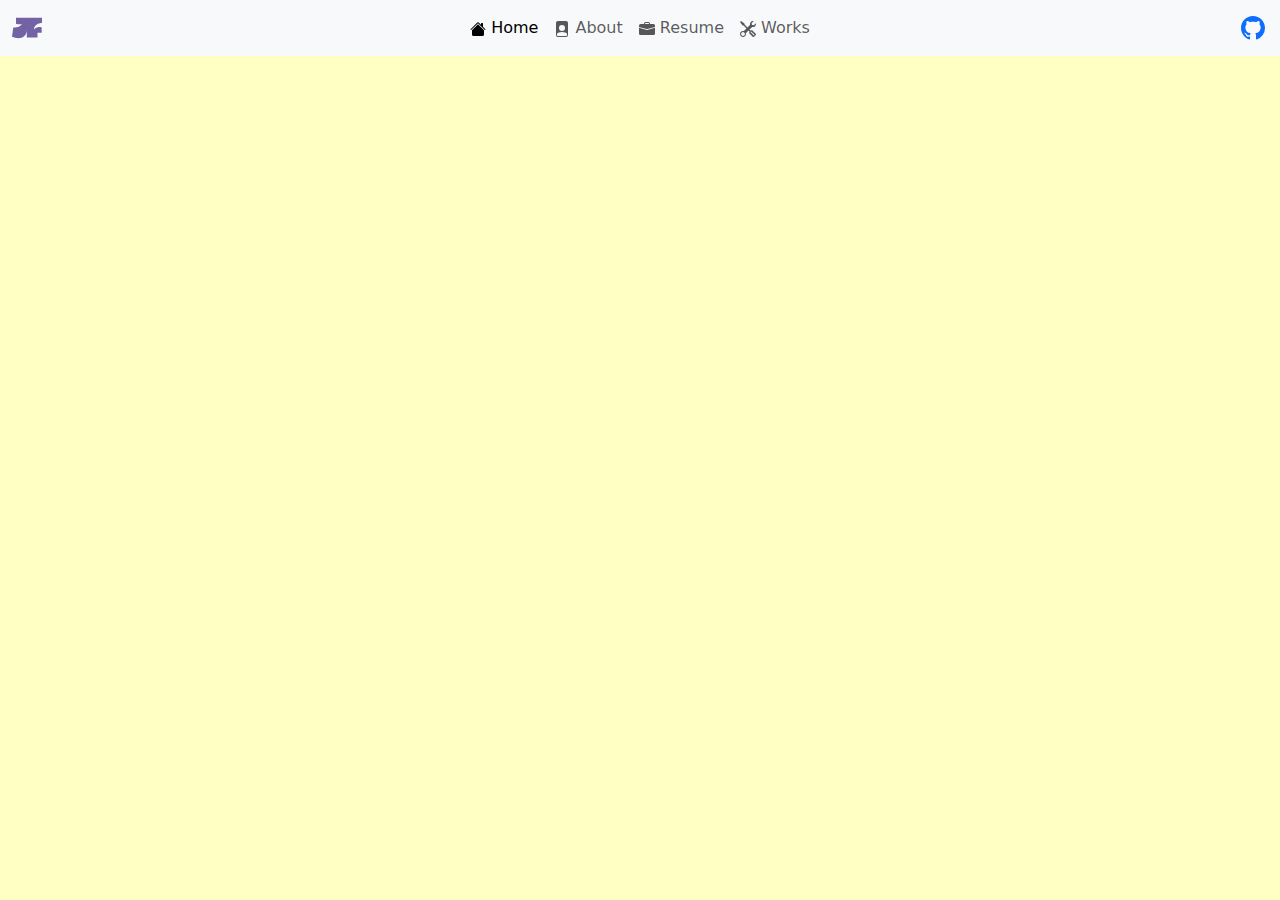
<file: index.html>
<!DOCTYPE html>
<html lang="en">
<head>
    <meta charset="UTF-8">
    <meta name="viewport" content="width=device-width, initial-scale=1.0">
    <title>Home - JF</title>
    <!-- Stylesheet -->
    <link rel="stylesheet" href="styles.css">
    <!-- Google Fonts -->
    <link rel="preconnect" href="https://fonts.googleapis.com">
    <link rel="preconnect" href="https://fonts.gstatic.com" crossorigin>
    <link href="https://fonts.googleapis.com/css2?family=Afacad+Flux:wght@100..1000&family=Funnel+Display:wght@300..800&family=Funnel+Sans:ital,wght@0,300..800;1,300..800&display=swap" rel="stylesheet">
    <!-- Bootstrap -->
    <link href="https://cdn.jsdelivr.net/npm/bootstrap@5.3.3/dist/css/bootstrap.min.css" rel="stylesheet" integrity="sha384-QWTKZyjpPEjISv5WaRU9OFeRpok6YctnYmDr5pNlyT2bRjXh0JMhjY6hW+ALEwIH" crossorigin="anonymous">
    <link href="https://cdn.jsdelivr.net/npm/bootstrap-icons/font/bootstrap-icons.css" rel="stylesheet">
    <!-- Favicon -->
    <link rel="icon" type="image/png" href="/favicon-96x96.png" sizes="96x96" />
    <link rel="icon" type="image/svg+xml" href="/favicon.svg" />
    <link rel="shortcut icon" href="/favicon.ico" />
    <link rel="apple-touch-icon" sizes="180x180" href="/apple-touch-icon.png" />
    <meta name="apple-mobile-web-app-title" content="JF Portfolio" />
    <link rel="manifest" href="/site.webmanifest" />
</head>
<body>
    <!-- Bootstrap JS script -->
    <script src="https://cdn.jsdelivr.net/npm/bootstrap@5.3.3/dist/js/bootstrap.bundle.min.js" integrity="sha384-YvpcrYf0tY3lHB60NNkmXc5s9fDVZLESaAA55NDzOxhy9GkcIdslK1eN7N6jIeHz" crossorigin="anonymous"></script>
    <!-- NavBar -->
    <header>
        <nav class="navbar navbar-expand-lg bg-body-tertiary" id="navbar">
            <div class="container-fluid">
                <a class="navbar-brand me-auto">
                    <svg id="b" data-name="Layer 2" xmlns="http://www.w3.org/2000/svg" width="30" height="24" viewBox="0 0 156.524 106.603">
                        <g id="c" data-name="Layer 2">
                          <path d="m135.779,31.353c6.533-3.076,13.564-4.678,20.745-5.611V.065h-78.981v-.065H20.839v31.217c10.212,3.44,21.401,4.005,31.876,1.452-9.608,14.529-28.779,20.155-46.139,18.201L0,98.381l16.727,5.529c3.261,1.133,5.954,1.56,8.79,1.985,2.836.425,5.529.565,8.365.708,4.961-.142,10.348-.568,15.735-2.268,3.969-1.275,8.222-3.261,11.908-6.097,5.669-4.251,10.206-10.488,12.616-17.01,1.894-4.843,2.848-9.763,3.215-14.82v36.752h55.513v-24.748h22.014v-25.432l.004-2.933c-4.814-1.531-8.262-2.212-13.305-1.909-10.333.622-20.368,5.308-27.478,12.832.124-12.903,10.001-24.12,21.674-29.618Z" fill="#7363a5" stroke-width="0"/>
                        </g>
                      </svg>
                </a>
              <button class="navbar-toggler" type="button" data-bs-toggle="collapse" data-bs-target="#navbarSupportedContent" aria-controls="navbarSupportedContent" aria-expanded="false" aria-label="Toggle navigation">
                <span class="navbar-toggler-icon"></span>
              </button>
              <div class="collapse navbar-collapse" id="navbarSupportedContent">
                <ul class="navbar-nav ms-auto mb-2 mb-lg-0">
                  <li class="nav-item">
                    <a class="nav-link active" aria-current="page" href="index.html">
                        <svg xmlns="http://www.w3.org/2000/svg" width="16" height="16" fill="currentColor" class="bi bi-house-fill" viewBox="0 0 16 16">
                            <path d="M8.707 1.5a1 1 0 0 0-1.414 0L.646 8.146a.5.5 0 0 0 .708.708L8 2.207l6.646 6.647a.5.5 0 0 0 .708-.708L13 5.793V2.5a.5.5 0 0 0-.5-.5h-1a.5.5 0 0 0-.5.5v1.293z"/>
                            <path d="m8 3.293 6 6V13.5a1.5 1.5 0 0 1-1.5 1.5h-9A1.5 1.5 0 0 1 2 13.5V9.293z"/>
                        </svg>
                        Home
                    </a>
                  </li>
                  <li class="nav-item">
                    <a class="nav-link" href="about.html">
                        <svg xmlns="http://www.w3.org/2000/svg" width="16" height="16" fill="currentColor" class="bi bi-file-person-fill" viewBox="0 0 16 16">
                            <path d="M12 0H4a2 2 0 0 0-2 2v12a2 2 0 0 0 2 2h8a2 2 0 0 0 2-2V2a2 2 0 0 0-2-2m-1 7a3 3 0 1 1-6 0 3 3 0 0 1 6 0m-3 4c2.623 0 4.146.826 5 1.755V14a1 1 0 0 1-1 1H4a1 1 0 0 1-1-1v-1.245C3.854 11.825 5.377 11 8 11"/>
                        </svg>
                        About
                    </a>
                  </li>
                  <li class="nav-item">
                    <a class="nav-link" href="Resume.html">
                        <svg xmlns="http://www.w3.org/2000/svg" width="16" height="16" fill="currentColor" class="bi bi-briefcase-fill" viewBox="0 0 16 16">
                            <path d="M6.5 1A1.5 1.5 0 0 0 5 2.5V3H1.5A1.5 1.5 0 0 0 0 4.5v1.384l7.614 2.03a1.5 1.5 0 0 0 .772 0L16 5.884V4.5A1.5 1.5 0 0 0 14.5 3H11v-.5A1.5 1.5 0 0 0 9.5 1zm0 1h3a.5.5 0 0 1 .5.5V3H6v-.5a.5.5 0 0 1 .5-.5"/>
                            <path d="M0 12.5A1.5 1.5 0 0 0 1.5 14h13a1.5 1.5 0 0 0 1.5-1.5V6.85L8.129 8.947a.5.5 0 0 1-.258 0L0 6.85z"/>
                        </svg>
                        Resume
                    </a>
                  </li>
                  <li class="nav-item">
                    <a class="nav-link" href="works.html">
                        <svg xmlns="http://www.w3.org/2000/svg" width="16" height="16" fill="currentColor" class="bi bi-tools" viewBox="0 0 16 16">
                            <path d="M1 0 0 1l2.2 3.081a1 1 0 0 0 .815.419h.07a1 1 0 0 1 .708.293l2.675 2.675-2.617 2.654A3.003 3.003 0 0 0 0 13a3 3 0 1 0 5.878-.851l2.654-2.617.968.968-.305.914a1 1 0 0 0 .242 1.023l3.27 3.27a.997.997 0 0 0 1.414 0l1.586-1.586a.997.997 0 0 0 0-1.414l-3.27-3.27a1 1 0 0 0-1.023-.242L10.5 9.5l-.96-.96 2.68-2.643A3.005 3.005 0 0 0 16 3q0-.405-.102-.777l-2.14 2.141L12 4l-.364-1.757L13.777.102a3 3 0 0 0-3.675 3.68L7.462 6.46 4.793 3.793a1 1 0 0 1-.293-.707v-.071a1 1 0 0 0-.419-.814zm9.646 10.646a.5.5 0 0 1 .708 0l2.914 2.915a.5.5 0 0 1-.707.707l-2.915-2.914a.5.5 0 0 1 0-.708M3 11l.471.242.529.026.287.445.445.287.026.529L5 13l-.242.471-.026.529-.445.287-.287.445-.529.026L3 15l-.471-.242L2 14.732l-.287-.445L1.268 14l-.026-.529L1 13l.242-.471.026-.529.445-.287.287-.445.529-.026z"/>
                        </svg>
                        Works
                    </a>
                  </li>
                </ul>
                <div class="source-code nav-item ms-auto" id="source-code">
                    <a href="https://github.com/JudahFree/portfolioDesign">
                        <svg xmlns="http://www.w3.org/2000/svg" width="30" height="24" fill="currentColor" class="bi bi-github" viewBox="0 0 16 16" alt="github button">
                            <path d="M8 0C3.58 0 0 3.58 0 8c0 3.54 2.29 6.53 5.47 7.59.4.07.55-.17.55-.38 0-.19-.01-.82-.01-1.49-2.01.37-2.53-.49-2.69-.94-.09-.23-.48-.94-.82-1.13-.28-.15-.68-.52-.01-.53.63-.01 1.08.58 1.23.82.72 1.21 1.87.87 2.33.66.07-.52.28-.87.51-1.07-1.78-.2-3.64-.89-3.64-3.95 0-.87.31-1.59.82-2.15-.08-.2-.36-1.02.08-2.12 0 0 .67-.21 2.2.82.64-.18 1.32-.27 2-.27s1.36.09 2 .27c1.53-1.04 2.2-.82 2.2-.82.44 1.1.16 1.92.08 2.12.51.56.82 1.27.82 2.15 0 3.07-1.87 3.75-3.65 3.95.29.25.54.73.54 1.48 0 1.07-.01 1.93-.01 2.2 0 .21.15.46.55.38A8.01 8.01 0 0 0 16 8c0-4.42-3.58-8-8-8"/>
                        </svg>
                    </a>
                </div>
              </div> 
            </div>
        </nav>
    </header>
    <!-- Content -->
    <main>

    </main>
</body>
</html>
</file>
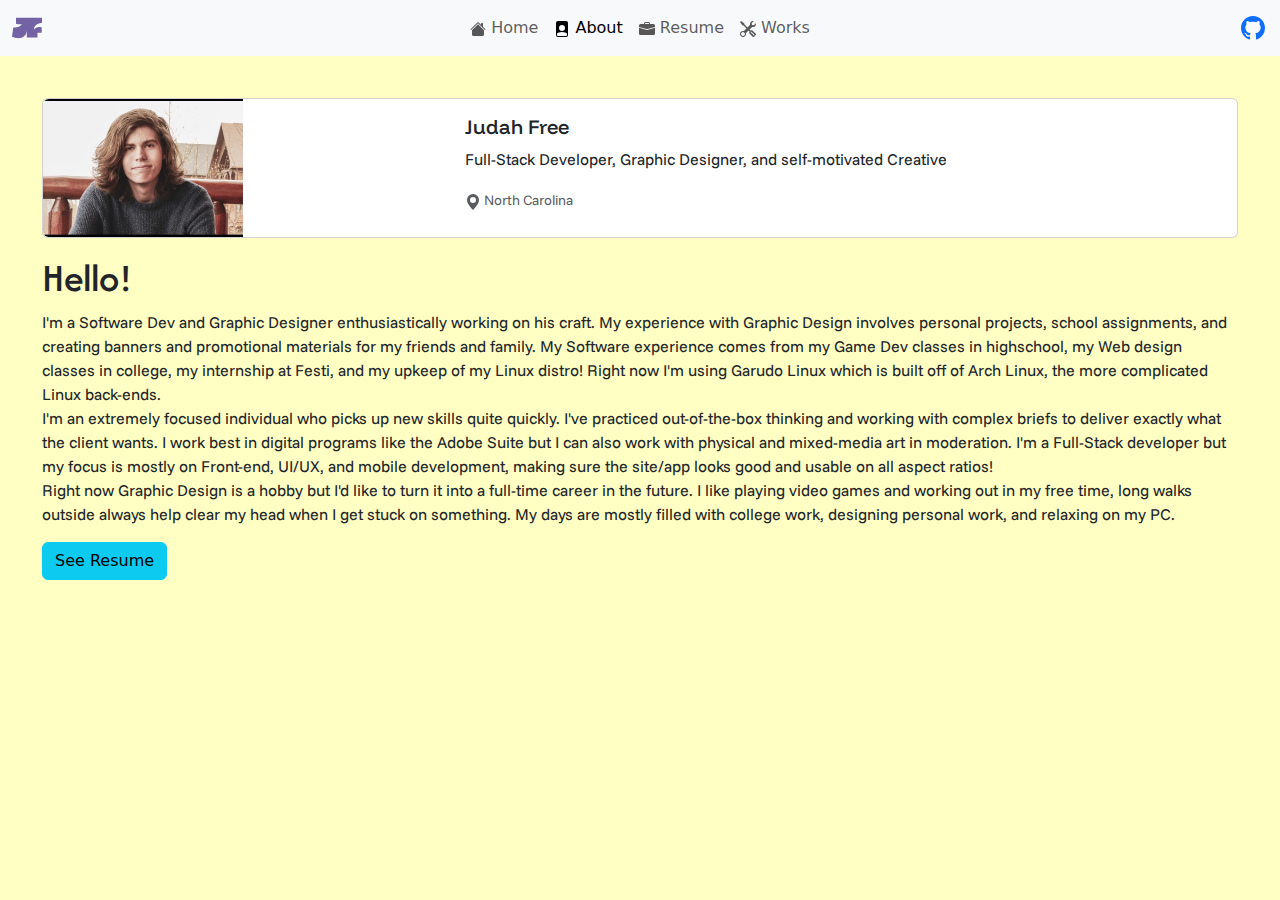
<file: about.html>
<!DOCTYPE html>
<html lang="en">
<head>
    <meta charset="UTF-8">
    <meta name="viewport" content="width=device-width, initial-scale=1.0">
    <title>About - JF</title>
    <!-- Stylesheet -->
    <link rel="stylesheet" href="styles.css">
    <!-- Google Fonts -->
    <link rel="preconnect" href="https://fonts.googleapis.com">
    <link rel="preconnect" href="https://fonts.gstatic.com" crossorigin>
    <link href="https://fonts.googleapis.com/css2?family=Afacad+Flux:wght@100..1000&family=Funnel+Display:wght@300..800&family=Funnel+Sans:ital,wght@0,300..800;1,300..800&display=swap" rel="stylesheet">
    <!-- Bootstrap -->
    <link href="https://cdn.jsdelivr.net/npm/bootstrap@5.3.3/dist/css/bootstrap.min.css" rel="stylesheet" integrity="sha384-QWTKZyjpPEjISv5WaRU9OFeRpok6YctnYmDr5pNlyT2bRjXh0JMhjY6hW+ALEwIH" crossorigin="anonymous">
    <link href="https://cdn.jsdelivr.net/npm/bootstrap-icons/font/bootstrap-icons.css" rel="stylesheet">
    <!-- Favicon -->
    <link rel="icon" type="image/png" href="/favicon-96x96.png" sizes="96x96" />
    <link rel="icon" type="image/svg+xml" href="/favicon.svg" />
    <link rel="shortcut icon" href="/favicon.ico" />
    <link rel="apple-touch-icon" sizes="180x180" href="/apple-touch-icon.png" />
    <meta name="apple-mobile-web-app-title" content="JF Portfolio" />
    <link rel="manifest" href="/site.webmanifest" />
</head>
<body>
    <!-- Bootstrap JS script -->
    <script src="https://cdn.jsdelivr.net/npm/bootstrap@5.3.3/dist/js/bootstrap.bundle.min.js" integrity="sha384-YvpcrYf0tY3lHB60NNkmXc5s9fDVZLESaAA55NDzOxhy9GkcIdslK1eN7N6jIeHz" crossorigin="anonymous"></script>
    <!-- NavBar -->
    <header>
      <nav class="navbar navbar-expand-lg bg-body-tertiary" id="navbar">
          <div class="container-fluid">
            <a class="navbar-brand me-auto">
              <svg id="b" data-name="Layer 2" xmlns="http://www.w3.org/2000/svg" width="30" height="24" viewBox="0 0 156.524 106.603">
                  <g id="c" data-name="Layer 2">
                    <path d="m135.779,31.353c6.533-3.076,13.564-4.678,20.745-5.611V.065h-78.981v-.065H20.839v31.217c10.212,3.44,21.401,4.005,31.876,1.452-9.608,14.529-28.779,20.155-46.139,18.201L0,98.381l16.727,5.529c3.261,1.133,5.954,1.56,8.79,1.985,2.836.425,5.529.565,8.365.708,4.961-.142,10.348-.568,15.735-2.268,3.969-1.275,8.222-3.261,11.908-6.097,5.669-4.251,10.206-10.488,12.616-17.01,1.894-4.843,2.848-9.763,3.215-14.82v36.752h55.513v-24.748h22.014v-25.432l.004-2.933c-4.814-1.531-8.262-2.212-13.305-1.909-10.333.622-20.368,5.308-27.478,12.832.124-12.903,10.001-24.12,21.674-29.618Z" fill="#7363a5" stroke-width="0"/>
                  </g>
                </svg>
          </a>
            <button class="navbar-toggler" type="button" data-bs-toggle="collapse" data-bs-target="#navbarSupportedContent" aria-controls="navbarSupportedContent" aria-expanded="false" aria-label="Toggle navigation">
              <span class="navbar-toggler-icon"></span>
            </button>
            <div class="collapse navbar-collapse" id="navbarSupportedContent">
              <ul class="navbar-nav ms-auto mb-2 mb-lg-0">
                <li class="nav-item">
                  <a class="nav-link" aria-current="page" href="index.html">
                      <svg xmlns="http://www.w3.org/2000/svg" width="16" height="16" fill="currentColor" class="bi bi-house-fill" viewBox="0 0 16 16">
                          <path d="M8.707 1.5a1 1 0 0 0-1.414 0L.646 8.146a.5.5 0 0 0 .708.708L8 2.207l6.646 6.647a.5.5 0 0 0 .708-.708L13 5.793V2.5a.5.5 0 0 0-.5-.5h-1a.5.5 0 0 0-.5.5v1.293z"/>
                          <path d="m8 3.293 6 6V13.5a1.5 1.5 0 0 1-1.5 1.5h-9A1.5 1.5 0 0 1 2 13.5V9.293z"/>
                      </svg>
                      Home
                  </a>
                </li>
                <li class="nav-item">
                  <a class="nav-link active" href="about.html">
                      <svg xmlns="http://www.w3.org/2000/svg" width="16" height="16" fill="currentColor" class="bi bi-file-person-fill" viewBox="0 0 16 16">
                          <path d="M12 0H4a2 2 0 0 0-2 2v12a2 2 0 0 0 2 2h8a2 2 0 0 0 2-2V2a2 2 0 0 0-2-2m-1 7a3 3 0 1 1-6 0 3 3 0 0 1 6 0m-3 4c2.623 0 4.146.826 5 1.755V14a1 1 0 0 1-1 1H4a1 1 0 0 1-1-1v-1.245C3.854 11.825 5.377 11 8 11"/>
                      </svg>
                      About
                  </a>
                </li>
                <li class="nav-item">
                  <a class="nav-link" href="Resume.html">
                      <svg xmlns="http://www.w3.org/2000/svg" width="16" height="16" fill="currentColor" class="bi bi-briefcase-fill" viewBox="0 0 16 16">
                          <path d="M6.5 1A1.5 1.5 0 0 0 5 2.5V3H1.5A1.5 1.5 0 0 0 0 4.5v1.384l7.614 2.03a1.5 1.5 0 0 0 .772 0L16 5.884V4.5A1.5 1.5 0 0 0 14.5 3H11v-.5A1.5 1.5 0 0 0 9.5 1zm0 1h3a.5.5 0 0 1 .5.5V3H6v-.5a.5.5 0 0 1 .5-.5"/>
                          <path d="M0 12.5A1.5 1.5 0 0 0 1.5 14h13a1.5 1.5 0 0 0 1.5-1.5V6.85L8.129 8.947a.5.5 0 0 1-.258 0L0 6.85z"/>
                      </svg>
                      Resume
                  </a>
                </li>
                <li class="nav-item">
                  <a class="nav-link" href="works.html">
                      <svg xmlns="http://www.w3.org/2000/svg" width="16" height="16" fill="currentColor" class="bi bi-tools" viewBox="0 0 16 16">
                          <path d="M1 0 0 1l2.2 3.081a1 1 0 0 0 .815.419h.07a1 1 0 0 1 .708.293l2.675 2.675-2.617 2.654A3.003 3.003 0 0 0 0 13a3 3 0 1 0 5.878-.851l2.654-2.617.968.968-.305.914a1 1 0 0 0 .242 1.023l3.27 3.27a.997.997 0 0 0 1.414 0l1.586-1.586a.997.997 0 0 0 0-1.414l-3.27-3.27a1 1 0 0 0-1.023-.242L10.5 9.5l-.96-.96 2.68-2.643A3.005 3.005 0 0 0 16 3q0-.405-.102-.777l-2.14 2.141L12 4l-.364-1.757L13.777.102a3 3 0 0 0-3.675 3.68L7.462 6.46 4.793 3.793a1 1 0 0 1-.293-.707v-.071a1 1 0 0 0-.419-.814zm9.646 10.646a.5.5 0 0 1 .708 0l2.914 2.915a.5.5 0 0 1-.707.707l-2.915-2.914a.5.5 0 0 1 0-.708M3 11l.471.242.529.026.287.445.445.287.026.529L5 13l-.242.471-.026.529-.445.287-.287.445-.529.026L3 15l-.471-.242L2 14.732l-.287-.445L1.268 14l-.026-.529L1 13l.242-.471.026-.529.445-.287.287-.445.529-.026z"/>
                      </svg>
                      Works
                  </a>
                </li>
              </ul>
              <div class="source-code nav-item ms-auto" id="source-code">
                  <a href="https://github.com/JudahFree/portfolioDesign">
                      <svg xmlns="http://www.w3.org/2000/svg" width="30" height="24" fill="currentColor" class="bi bi-github" viewBox="0 0 16 16" alt="github button">
                          <path d="M8 0C3.58 0 0 3.58 0 8c0 3.54 2.29 6.53 5.47 7.59.4.07.55-.17.55-.38 0-.19-.01-.82-.01-1.49-2.01.37-2.53-.49-2.69-.94-.09-.23-.48-.94-.82-1.13-.28-.15-.68-.52-.01-.53.63-.01 1.08.58 1.23.82.72 1.21 1.87.87 2.33.66.07-.52.28-.87.51-1.07-1.78-.2-3.64-.89-3.64-3.95 0-.87.31-1.59.82-2.15-.08-.2-.36-1.02.08-2.12 0 0 .67-.21 2.2.82.64-.18 1.32-.27 2-.27s1.36.09 2 .27c1.53-1.04 2.2-.82 2.2-.82.44 1.1.16 1.92.08 2.12.51.56.82 1.27.82 2.15 0 3.07-1.87 3.75-3.65 3.95.29.25.54.73.54 1.48 0 1.07-.01 1.93-.01 2.2 0 .21.15.46.55.38A8.01 8.01 0 0 0 16 8c0-4.42-3.58-8-8-8"/>
                      </svg>
                  </a>
              </div>
            </div> 
          </div>
      </nav>
    </header>
    <!-- Content -->
    <main>
        <div class="card mb-3" style="max-width: 100%;">
            <div class="row">
              <div class="col-md-4">
                <img src="Images/JudahImage.png" class="img-fluid rounded-start" width="200px" height="auto" alt="Image of Judah Free">
              </div>
              <div class="col-md-8">
                <div class="card-body">
                  <h5 class="card-title">Judah Free</h5>
                  <p class="card-text">Full-Stack Developer, Graphic Designer, and self-motivated Creative</p>
                  <p class="card-text"><small class="text-body-secondary">
                    <svg xmlns="http://www.w3.org/2000/svg" width="16" height="16" fill="currentColor" class="bi bi-geo-alt-fill" viewBox="0 0 16 16">
                        <path d="M8 16s6-5.686 6-10A6 6 0 0 0 2 6c0 4.314 6 10 6 10m0-7a3 3 0 1 1 0-6 3 3 0 0 1 0 6"/>
                      </svg>
                    North Carolina
                  </small></p>
                </div>
              </div>
            </div>
        </div>
        <div class="about-main">
            <h1>Hello!</h1>
            <p class="text-break">I'm a Software Dev and Graphic Designer enthusiastically working on his craft. My experience with 
              Graphic Design involves personal projects, school assignments, and creating banners and promotional materials for my friends and 
              family. My Software experience comes from my Game Dev classes in highschool, my Web design classes in college,
              my internship at Festi, and my upkeep of my Linux distro! Right now I'm using Garudo Linux which is built off of
              Arch Linux, the more complicated Linux back-ends. 
              <br>
              I'm an extremely focused individual who picks up new skills quite quickly. I've practiced out-of-the-box 
              thinking and working with complex briefs to deliver exactly what the client wants. I work best in digital 
              programs like the Adobe Suite but I can also work with physical and mixed-media art in moderation. I'm a Full-Stack
              developer but my focus is mostly on Front-end, UI/UX, and mobile development, making sure the site/app looks good 
              and usable on all aspect ratios!
              <br>
              Right now Graphic Design is a hobby but I'd like to turn it into a full-time career in the future. I like 
              playing video games and working out in my free time, long walks outside always help clear my head when I get stuck 
              on something. My days are mostly filled with 
              college work, designing personal work, and relaxing on my PC.
            </p>
            <a href="Resume.html" class="btn btn-info">See Resume</a>
        </div>
      </main>
</body>
</html>
</file>
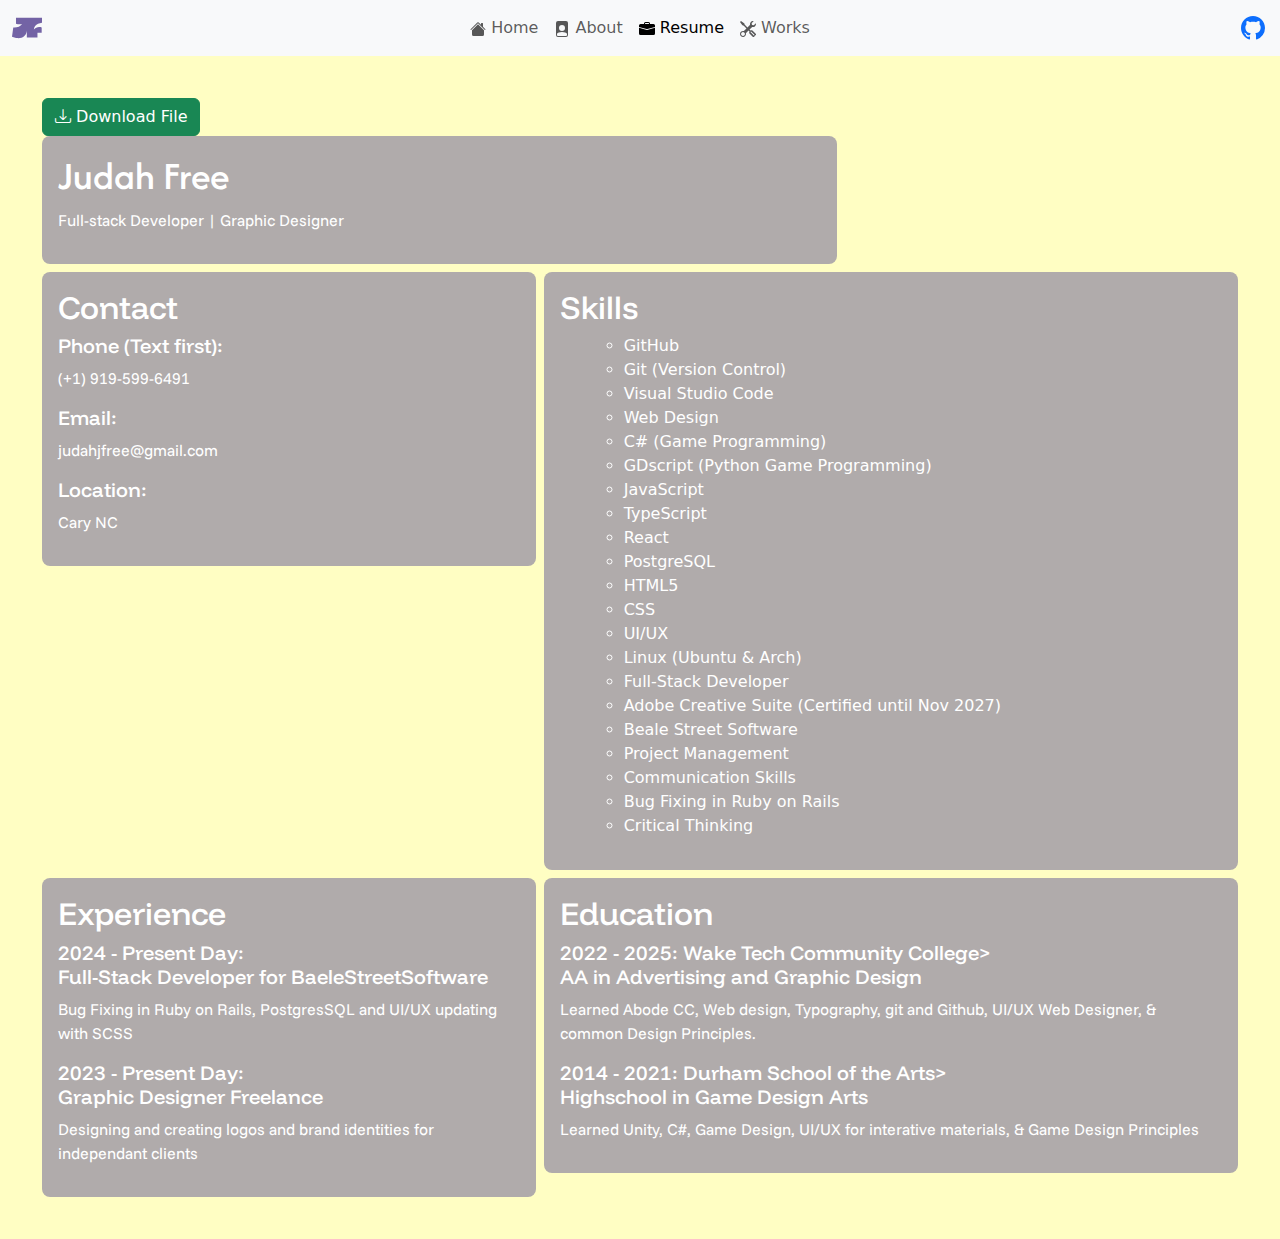
<file: Resume.html>
<!DOCTYPE html>
<html lang="en">
<head>
    <meta charset="UTF-8">
    <meta name="viewport" content="width=device-width, initial-scale=1.0">
    <title>Resume - JF</title>
    <!-- Stylesheet -->
    <link rel="stylesheet" href="styles.css">
    <!-- Google Fonts -->
    <link rel="preconnect" href="https://fonts.googleapis.com">
    <link rel="preconnect" href="https://fonts.gstatic.com" crossorigin>
    <link href="https://fonts.googleapis.com/css2?family=Afacad+Flux:wght@100..1000&family=Funnel+Display:wght@300..800&family=Funnel+Sans:ital,wght@0,300..800;1,300..800&display=swap" rel="stylesheet">
    <!-- Bootstrap -->
    <link href="https://cdn.jsdelivr.net/npm/bootstrap@5.3.3/dist/css/bootstrap.min.css" rel="stylesheet" integrity="sha384-QWTKZyjpPEjISv5WaRU9OFeRpok6YctnYmDr5pNlyT2bRjXh0JMhjY6hW+ALEwIH" crossorigin="anonymous">
    <link href="https://cdn.jsdelivr.net/npm/bootstrap-icons/font/bootstrap-icons.css" rel="stylesheet">
    <!-- Favicon -->
    <link rel="icon" type="image/png" href="/favicon-96x96.png" sizes="96x96" />
    <link rel="icon" type="image/svg+xml" href="/favicon.svg" />
    <link rel="shortcut icon" href="/favicon.ico" />
    <link rel="apple-touch-icon" sizes="180x180" href="/apple-touch-icon.png" />
    <meta name="apple-mobile-web-app-title" content="JF Portfolio" />
    <link rel="manifest" href="/site.webmanifest" />
</head>
<body>
    <!-- Bootstrap JS script -->
    <script src="https://cdn.jsdelivr.net/npm/bootstrap@5.3.3/dist/js/bootstrap.bundle.min.js" integrity="sha384-YvpcrYf0tY3lHB60NNkmXc5s9fDVZLESaAA55NDzOxhy9GkcIdslK1eN7N6jIeHz" crossorigin="anonymous"></script>
    <!-- NavBar -->
    <header>
      <nav class="navbar navbar-expand-lg bg-body-tertiary" id="navbar">
          <div class="container-fluid">
            <a class="navbar-brand me-auto">
              <svg id="b" data-name="Layer 2" xmlns="http://www.w3.org/2000/svg" width="30" height="24" viewBox="0 0 156.524 106.603">
                  <g id="c" data-name="Layer 2">
                    <path d="m135.779,31.353c6.533-3.076,13.564-4.678,20.745-5.611V.065h-78.981v-.065H20.839v31.217c10.212,3.44,21.401,4.005,31.876,1.452-9.608,14.529-28.779,20.155-46.139,18.201L0,98.381l16.727,5.529c3.261,1.133,5.954,1.56,8.79,1.985,2.836.425,5.529.565,8.365.708,4.961-.142,10.348-.568,15.735-2.268,3.969-1.275,8.222-3.261,11.908-6.097,5.669-4.251,10.206-10.488,12.616-17.01,1.894-4.843,2.848-9.763,3.215-14.82v36.752h55.513v-24.748h22.014v-25.432l.004-2.933c-4.814-1.531-8.262-2.212-13.305-1.909-10.333.622-20.368,5.308-27.478,12.832.124-12.903,10.001-24.12,21.674-29.618Z" fill="#7363a5" stroke-width="0"/>
                  </g>
                </svg>
          </a>
            <button class="navbar-toggler" type="button" data-bs-toggle="collapse" data-bs-target="#navbarSupportedContent" aria-controls="navbarSupportedContent" aria-expanded="false" aria-label="Toggle navigation">
              <span class="navbar-toggler-icon"></span>
            </button>
            <div class="collapse navbar-collapse" id="navbarSupportedContent">
              <ul class="navbar-nav ms-auto mb-2 mb-lg-0">
                <li class="nav-item">
                  <a class="nav-link" aria-current="page" href="index.html">
                      <svg xmlns="http://www.w3.org/2000/svg" width="16" height="16" fill="currentColor" class="bi bi-house-fill" viewBox="0 0 16 16">
                          <path d="M8.707 1.5a1 1 0 0 0-1.414 0L.646 8.146a.5.5 0 0 0 .708.708L8 2.207l6.646 6.647a.5.5 0 0 0 .708-.708L13 5.793V2.5a.5.5 0 0 0-.5-.5h-1a.5.5 0 0 0-.5.5v1.293z"/>
                          <path d="m8 3.293 6 6V13.5a1.5 1.5 0 0 1-1.5 1.5h-9A1.5 1.5 0 0 1 2 13.5V9.293z"/>
                      </svg>
                      Home
                  </a>
                </li>
                <li class="nav-item">
                  <a class="nav-link" href="about.html">
                      <svg xmlns="http://www.w3.org/2000/svg" width="16" height="16" fill="currentColor" class="bi bi-file-person-fill" viewBox="0 0 16 16">
                          <path d="M12 0H4a2 2 0 0 0-2 2v12a2 2 0 0 0 2 2h8a2 2 0 0 0 2-2V2a2 2 0 0 0-2-2m-1 7a3 3 0 1 1-6 0 3 3 0 0 1 6 0m-3 4c2.623 0 4.146.826 5 1.755V14a1 1 0 0 1-1 1H4a1 1 0 0 1-1-1v-1.245C3.854 11.825 5.377 11 8 11"/>
                      </svg>
                      About
                  </a>
                </li>
                <li class="nav-item">
                  <a class="nav-link active" href="Resume.html">
                      <svg xmlns="http://www.w3.org/2000/svg" width="16" height="16" fill="currentColor" class="bi bi-briefcase-fill" viewBox="0 0 16 16">
                          <path d="M6.5 1A1.5 1.5 0 0 0 5 2.5V3H1.5A1.5 1.5 0 0 0 0 4.5v1.384l7.614 2.03a1.5 1.5 0 0 0 .772 0L16 5.884V4.5A1.5 1.5 0 0 0 14.5 3H11v-.5A1.5 1.5 0 0 0 9.5 1zm0 1h3a.5.5 0 0 1 .5.5V3H6v-.5a.5.5 0 0 1 .5-.5"/>
                          <path d="M0 12.5A1.5 1.5 0 0 0 1.5 14h13a1.5 1.5 0 0 0 1.5-1.5V6.85L8.129 8.947a.5.5 0 0 1-.258 0L0 6.85z"/>
                      </svg>
                      Resume
                  </a>
                </li>
                <li class="nav-item">
                  <a class="nav-link" href="works.html">
                      <svg xmlns="http://www.w3.org/2000/svg" width="16" height="16" fill="currentColor" class="bi bi-tools" viewBox="0 0 16 16">
                          <path d="M1 0 0 1l2.2 3.081a1 1 0 0 0 .815.419h.07a1 1 0 0 1 .708.293l2.675 2.675-2.617 2.654A3.003 3.003 0 0 0 0 13a3 3 0 1 0 5.878-.851l2.654-2.617.968.968-.305.914a1 1 0 0 0 .242 1.023l3.27 3.27a.997.997 0 0 0 1.414 0l1.586-1.586a.997.997 0 0 0 0-1.414l-3.27-3.27a1 1 0 0 0-1.023-.242L10.5 9.5l-.96-.96 2.68-2.643A3.005 3.005 0 0 0 16 3q0-.405-.102-.777l-2.14 2.141L12 4l-.364-1.757L13.777.102a3 3 0 0 0-3.675 3.68L7.462 6.46 4.793 3.793a1 1 0 0 1-.293-.707v-.071a1 1 0 0 0-.419-.814zm9.646 10.646a.5.5 0 0 1 .708 0l2.914 2.915a.5.5 0 0 1-.707.707l-2.915-2.914a.5.5 0 0 1 0-.708M3 11l.471.242.529.026.287.445.445.287.026.529L5 13l-.242.471-.026.529-.445.287-.287.445-.529.026L3 15l-.471-.242L2 14.732l-.287-.445L1.268 14l-.026-.529L1 13l.242-.471.026-.529.445-.287.287-.445.529-.026z"/>
                      </svg>
                      Works
                  </a>
                </li>
              </ul>
              <div class="source-code nav-item ms-auto" id="source-code">
                  <a href="https://github.com/JudahFree/portfolioDesign">
                      <svg xmlns="http://www.w3.org/2000/svg" width="30" height="24" fill="currentColor" class="bi bi-github" viewBox="0 0 16 16" alt="github button">
                          <path d="M8 0C3.58 0 0 3.58 0 8c0 3.54 2.29 6.53 5.47 7.59.4.07.55-.17.55-.38 0-.19-.01-.82-.01-1.49-2.01.37-2.53-.49-2.69-.94-.09-.23-.48-.94-.82-1.13-.28-.15-.68-.52-.01-.53.63-.01 1.08.58 1.23.82.72 1.21 1.87.87 2.33.66.07-.52.28-.87.51-1.07-1.78-.2-3.64-.89-3.64-3.95 0-.87.31-1.59.82-2.15-.08-.2-.36-1.02.08-2.12 0 0 .67-.21 2.2.82.64-.18 1.32-.27 2-.27s1.36.09 2 .27c1.53-1.04 2.2-.82 2.2-.82.44 1.1.16 1.92.08 2.12.51.56.82 1.27.82 2.15 0 3.07-1.87 3.75-3.65 3.95.29.25.54.73.54 1.48 0 1.07-.01 1.93-.01 2.2 0 .21.15.46.55.38A8.01 8.01 0 0 0 16 8c0-4.42-3.58-8-8-8"/>
                      </svg>
                  </a>
              </div>
            </div> 
          </div>
      </nav>
    </header>
    <!-- Content -->
    <main>
        <div class="Download-btn">
          <a href="Images/Judah F Resume.pdf" class="btn btn-success" download>
            <i class="bi bi-download"></i> Download File
          </a>
        </div>
        <Resume-Web>
          <Resume>
              <!-- Title -->
              <div class="row g-2">
                <div class="col-lg-8">
                  <div class="p-3">
                      <h1>Judah Free</h1>
                      <p>Full-stack Developer | Graphic Designer</p>
                  </div>
                </div>
                <!-- Contact -->
                <div class="col-sm-5">
                  <div class="p-3">
                      <h2>Contact</h2>
                      <h5>Phone (Text first):</h5>
                      <p>(+1) 919-599-6491</p>
                      <h5>Email:</h5>
                      <p>judahjfree@gmail.com</p>
                      <h5>Location:</h5>
                      <p>Cary NC</p>
                  </div>
                </div>
                <!-- Skills -->
                <div class="col-md-7">
                  <div class="p-3">
                      <h2>Skills</h2>
                      <ul>
                        <ul>
                          <li>GitHub</li>
                          <li>Git (Version Control)</li>
                          <li>Visual Studio Code</li>
                          <li>Web Design</li>
                          <li>C# (Game Programming)</li>
                          <li>GDscript (Python Game Programming)</li>
                          <li>JavaScript</li>
                          <li>TypeScript</li>
                          <li>React</li>
                          <li>PostgreSQL</li>
                          <li>HTML5</li>
                          <li>CSS</li>
                          <li>UI/UX</li>
                          <li>Linux (Ubuntu & Arch)</li>
                          <li>Full-Stack Developer</li>
                          <li>Adobe Creative Suite (Certified until Nov 2027)</li>
                          <li>Beale Street Software</li>
                          <li>Project Management</li>
                          <li>Communication Skills</li>
                          <li>Bug Fixing in Ruby on Rails</li>
                          <li>Critical Thinking</li>
                      </ul>
                  </div>
                </div>
                <!-- Experience -->
                <div class="col-sm-5">
                  <div class="p-3">
                      <h2>Experience</h2>
                      <h5>
                        2024 - Present Day:<br> 
                        Full-Stack Developer for
                        BaeleStreetSoftware
                      </h5>
                      <p>Bug Fixing in Ruby on Rails,
                        PostgresSQL and UI/UX
                        updating with SCSS</p>
                      <h5>
                          2023 - Present Day:<br> 
                          Graphic Designer Freelance
                      </h5>
                      <p>Designing and creating logos and 
                        brand identities for independant clients
                      </p>
                  </div>
                </div>
                <!-- Education -->
                <div class="col-md-7">
                  <div class="p-3">
                      <h2>Education</h2>
                      <h5>2022 - 2025: Wake Tech Community College><br>AA in Advertising and Graphic Design<br></h5>
                      <p>Learned Abode CC, Web design, Typography, git and Github, 
                        UI/UX Web Designer, & common Design Principles.  </p>
                      <h5>2014 - 2021: Durham School of the Arts><br>Highschool in Game Design Arts<br></h5>
                      <p>Learned Unity, C#, Game Design, UI/UX for interative materials, & Game Design Principles</p>
                  </div>
                </div>
              </div>
          </Resume>
        </Resume-Web>
      </main>
</body>
</html>
</file>
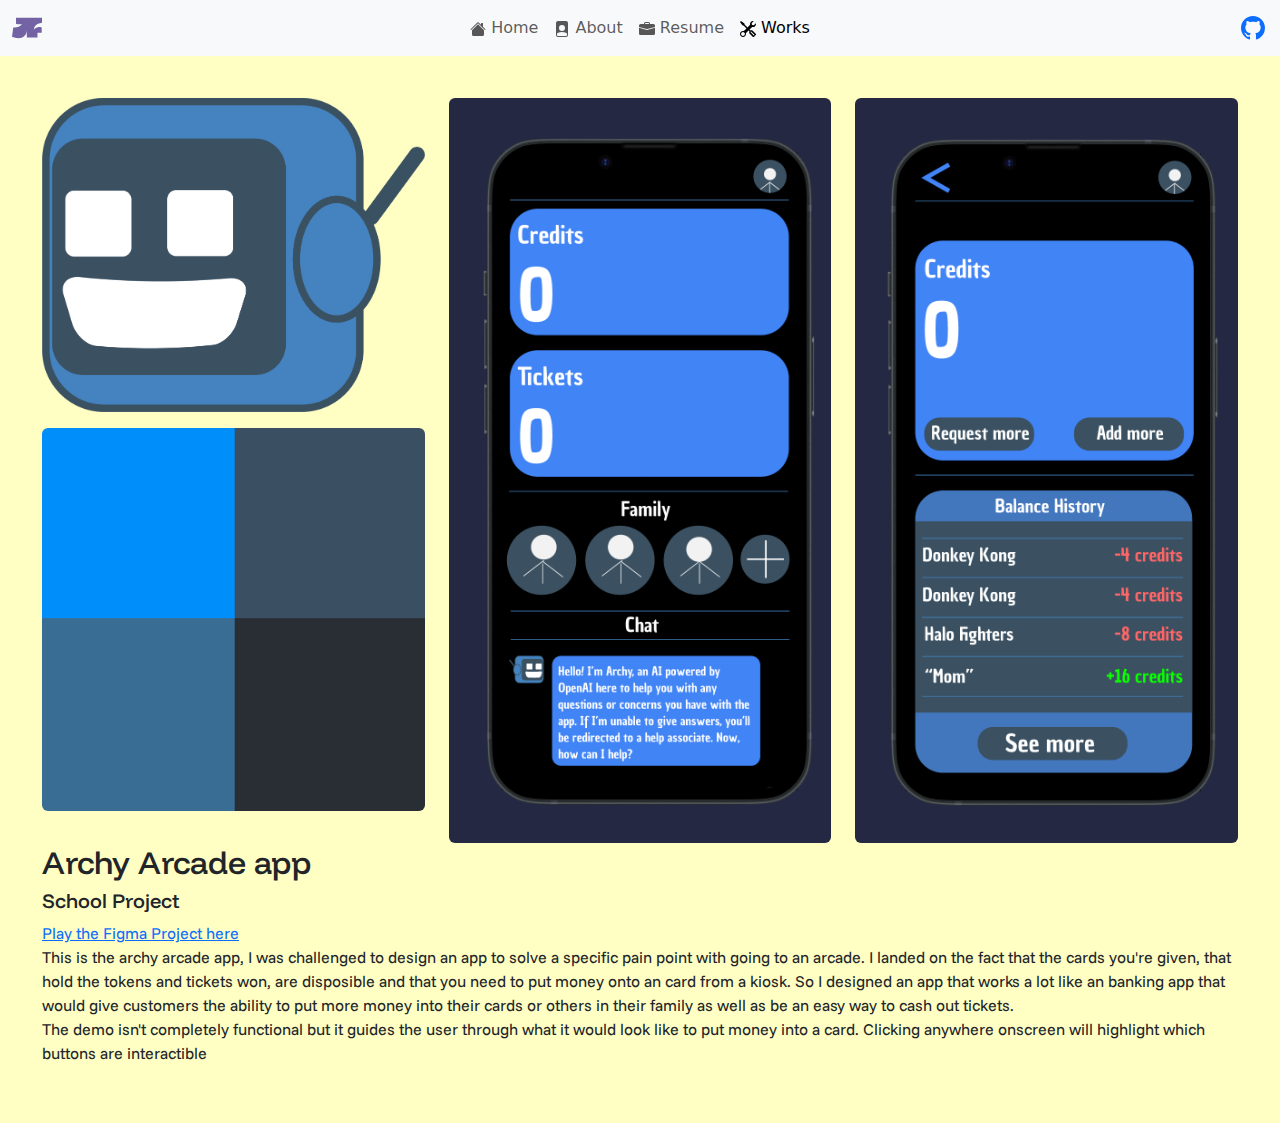
<file: works.html>
<!DOCTYPE html>
<html lang="en">
<head>
    <meta charset="UTF-8">
    <meta name="viewport" content="width=device-width, initial-scale=1.0">
    <title>Works - JF</title>
    <!-- Stylesheet -->
    <link rel="stylesheet" href="styles.css">
    <!-- Google Fonts -->
    <link rel="preconnect" href="https://fonts.googleapis.com">
    <link rel="preconnect" href="https://fonts.gstatic.com" crossorigin>
    <link href="https://fonts.googleapis.com/css2?family=Afacad+Flux:wght@100..1000&family=Funnel+Display:wght@300..800&family=Funnel+Sans:ital,wght@0,300..800;1,300..800&display=swap" rel="stylesheet">
    <!-- Bootstrap -->
    <link href="https://cdn.jsdelivr.net/npm/bootstrap@5.3.3/dist/css/bootstrap.min.css" rel="stylesheet" integrity="sha384-QWTKZyjpPEjISv5WaRU9OFeRpok6YctnYmDr5pNlyT2bRjXh0JMhjY6hW+ALEwIH" crossorigin="anonymous">
    <link href="https://cdn.jsdelivr.net/npm/bootstrap-icons/font/bootstrap-icons.css" rel="stylesheet">
    <!-- Favicon -->
    <link rel="icon" type="image/png" href="/favicon-96x96.png" sizes="96x96" />
    <link rel="icon" type="image/svg+xml" href="/favicon.svg" />
    <link rel="shortcut icon" href="/favicon.ico" />
    <link rel="apple-touch-icon" sizes="180x180" href="/apple-touch-icon.png" />
    <meta name="apple-mobile-web-app-title" content="JF Portfolio" />
    <link rel="manifest" href="/site.webmanifest" />
</head>
<body>
    <!-- Bootstrap JS script -->
    <script src="https://cdn.jsdelivr.net/npm/bootstrap@5.3.3/dist/js/bootstrap.bundle.min.js" integrity="sha384-YvpcrYf0tY3lHB60NNkmXc5s9fDVZLESaAA55NDzOxhy9GkcIdslK1eN7N6jIeHz" crossorigin="anonymous"></script>
    <!-- NavBar -->
    <header>
        <nav class="navbar navbar-expand-lg bg-body-tertiary" id="navbar">
            <div class="container-fluid">
                <a class="navbar-brand me-auto">
                    <svg id="b" data-name="Layer 2" xmlns="http://www.w3.org/2000/svg" width="30" height="24" viewBox="0 0 156.524 106.603">
                        <g id="c" data-name="Layer 2">
                          <path d="m135.779,31.353c6.533-3.076,13.564-4.678,20.745-5.611V.065h-78.981v-.065H20.839v31.217c10.212,3.44,21.401,4.005,31.876,1.452-9.608,14.529-28.779,20.155-46.139,18.201L0,98.381l16.727,5.529c3.261,1.133,5.954,1.56,8.79,1.985,2.836.425,5.529.565,8.365.708,4.961-.142,10.348-.568,15.735-2.268,3.969-1.275,8.222-3.261,11.908-6.097,5.669-4.251,10.206-10.488,12.616-17.01,1.894-4.843,2.848-9.763,3.215-14.82v36.752h55.513v-24.748h22.014v-25.432l.004-2.933c-4.814-1.531-8.262-2.212-13.305-1.909-10.333.622-20.368,5.308-27.478,12.832.124-12.903,10.001-24.12,21.674-29.618Z" fill="#7363a5" stroke-width="0"/>
                        </g>
                      </svg>
                </a>
              <button class="navbar-toggler" type="button" data-bs-toggle="collapse" data-bs-target="#navbarSupportedContent" aria-controls="navbarSupportedContent" aria-expanded="false" aria-label="Toggle navigation">
                <span class="navbar-toggler-icon"></span>
              </button>
              <div class="collapse navbar-collapse" id="navbarSupportedContent">
                <ul class="navbar-nav ms-auto mb-2 mb-lg-0">
                  <li class="nav-item">
                    <a class="nav-link" aria-current="page" href="index.html">
                        <svg xmlns="http://www.w3.org/2000/svg" width="16" height="16" fill="currentColor" class="bi bi-house-fill" viewBox="0 0 16 16">
                            <path d="M8.707 1.5a1 1 0 0 0-1.414 0L.646 8.146a.5.5 0 0 0 .708.708L8 2.207l6.646 6.647a.5.5 0 0 0 .708-.708L13 5.793V2.5a.5.5 0 0 0-.5-.5h-1a.5.5 0 0 0-.5.5v1.293z"/>
                            <path d="m8 3.293 6 6V13.5a1.5 1.5 0 0 1-1.5 1.5h-9A1.5 1.5 0 0 1 2 13.5V9.293z"/>
                        </svg>
                        Home
                    </a>
                  </li>
                  <li class="nav-item">
                    <a class="nav-link" href="about.html">
                        <svg xmlns="http://www.w3.org/2000/svg" width="16" height="16" fill="currentColor" class="bi bi-file-person-fill" viewBox="0 0 16 16">
                            <path d="M12 0H4a2 2 0 0 0-2 2v12a2 2 0 0 0 2 2h8a2 2 0 0 0 2-2V2a2 2 0 0 0-2-2m-1 7a3 3 0 1 1-6 0 3 3 0 0 1 6 0m-3 4c2.623 0 4.146.826 5 1.755V14a1 1 0 0 1-1 1H4a1 1 0 0 1-1-1v-1.245C3.854 11.825 5.377 11 8 11"/>
                        </svg>
                        About
                    </a>
                  </li>
                  <li class="nav-item">
                    <a class="nav-link" href="Resume.html">
                        <svg xmlns="http://www.w3.org/2000/svg" width="16" height="16" fill="currentColor" class="bi bi-briefcase-fill" viewBox="0 0 16 16">
                            <path d="M6.5 1A1.5 1.5 0 0 0 5 2.5V3H1.5A1.5 1.5 0 0 0 0 4.5v1.384l7.614 2.03a1.5 1.5 0 0 0 .772 0L16 5.884V4.5A1.5 1.5 0 0 0 14.5 3H11v-.5A1.5 1.5 0 0 0 9.5 1zm0 1h3a.5.5 0 0 1 .5.5V3H6v-.5a.5.5 0 0 1 .5-.5"/>
                            <path d="M0 12.5A1.5 1.5 0 0 0 1.5 14h13a1.5 1.5 0 0 0 1.5-1.5V6.85L8.129 8.947a.5.5 0 0 1-.258 0L0 6.85z"/>
                        </svg>
                        Resume
                    </a>
                  </li>
                  <li class="nav-item">
                    <a class="nav-link active" href="works.html">
                        <svg xmlns="http://www.w3.org/2000/svg" width="16" height="16" fill="currentColor" class="bi bi-tools" viewBox="0 0 16 16">
                            <path d="M1 0 0 1l2.2 3.081a1 1 0 0 0 .815.419h.07a1 1 0 0 1 .708.293l2.675 2.675-2.617 2.654A3.003 3.003 0 0 0 0 13a3 3 0 1 0 5.878-.851l2.654-2.617.968.968-.305.914a1 1 0 0 0 .242 1.023l3.27 3.27a.997.997 0 0 0 1.414 0l1.586-1.586a.997.997 0 0 0 0-1.414l-3.27-3.27a1 1 0 0 0-1.023-.242L10.5 9.5l-.96-.96 2.68-2.643A3.005 3.005 0 0 0 16 3q0-.405-.102-.777l-2.14 2.141L12 4l-.364-1.757L13.777.102a3 3 0 0 0-3.675 3.68L7.462 6.46 4.793 3.793a1 1 0 0 1-.293-.707v-.071a1 1 0 0 0-.419-.814zm9.646 10.646a.5.5 0 0 1 .708 0l2.914 2.915a.5.5 0 0 1-.707.707l-2.915-2.914a.5.5 0 0 1 0-.708M3 11l.471.242.529.026.287.445.445.287.026.529L5 13l-.242.471-.026.529-.445.287-.287.445-.529.026L3 15l-.471-.242L2 14.732l-.287-.445L1.268 14l-.026-.529L1 13l.242-.471.026-.529.445-.287.287-.445.529-.026z"/>
                        </svg>
                        Works
                    </a>
                  </li>
                </ul>
                <div class="source-code nav-item ms-auto" id="source-code">
                    <a href="https://github.com/JudahFree/portfolioDesign">
                        <svg xmlns="http://www.w3.org/2000/svg" width="30" height="24" fill="currentColor" class="bi bi-github" viewBox="0 0 16 16" alt="github button">
                            <path d="M8 0C3.58 0 0 3.58 0 8c0 3.54 2.29 6.53 5.47 7.59.4.07.55-.17.55-.38 0-.19-.01-.82-.01-1.49-2.01.37-2.53-.49-2.69-.94-.09-.23-.48-.94-.82-1.13-.28-.15-.68-.52-.01-.53.63-.01 1.08.58 1.23.82.72 1.21 1.87.87 2.33.66.07-.52.28-.87.51-1.07-1.78-.2-3.64-.89-3.64-3.95 0-.87.31-1.59.82-2.15-.08-.2-.36-1.02.08-2.12 0 0 .67-.21 2.2.82.64-.18 1.32-.27 2-.27s1.36.09 2 .27c1.53-1.04 2.2-.82 2.2-.82.44 1.1.16 1.92.08 2.12.51.56.82 1.27.82 2.15 0 3.07-1.87 3.75-3.65 3.95.29.25.54.73.54 1.48 0 1.07-.01 1.93-.01 2.2 0 .21.15.46.55.38A8.01 8.01 0 0 0 16 8c0-4.42-3.58-8-8-8"/>
                        </svg>
                    </a>
                </div>
              </div> 
            </div>
        </nav>
    </header>
    <!-- Content -->
    <main>
            <div class="row">
                <!-- Logos/Color/Palette -->
                <div class="col-4">
                    <div class="row">
                        <div class="col-12 mb-3">
                            <img src="Images/Batch 1/1-1.png" class="img-fluid rounded" alt="Archy Logo">
                        </div>
                        <div class="col-12 mb-3">
                            <img src="Images/Batch 1/1-2.png" class="img-fluid rounded" alt="Archy Colors">
                        </div>
                        <div class="col-12 mb-3">
                            
                        </div>
                    </div>
                </div>
                <!-- Patterns/Mock-Ups -->
                <div class="col-8">
                    <div class="row h-100">
                        <div class="col-6">
                            <img src="Images/Batch 1/1-4.png" class="img-fluid rounded h-100" style="object-fit: cover;" alt="Login Screen of app demo">
                        </div>
                        <div class="col-6">
                            <img src="Images/Batch 1/1-5.png" class="img-fluid rounded h-100" style="object-fit: cover;" alt="Main screen of app demo">
                        </div>
                    </div>
                </div>
            </div>
            <div class="container-description">
                <h2>Archy Arcade app</h2>
                <h5>School Project</h5>
                <p><a href="https://www.figma.com/proto/OE0LH6PR3v61nifxPEUeoy/Archy's-Arcade?node-id=10-45&node-type=canvas&t=LsJcA0d03xNdXE2k-0&scaling=scale-down&content-scaling=fixed&page-id=0:1&starting-point-node-id=10:45">
                    Play the Figma Project here
                    </a>
                    <br>
                    This is the archy arcade app, I was challenged to design an app to solve a specific pain point with going to
                    an arcade. I landed on the fact that the cards you're given, that hold the tokens and tickets won, are disposible
                    and that you need to put money onto an card from a kiosk. So I designed an app that works a lot like an banking app that
                    would give customers the ability to put more money into their cards or others in their family as well as be an easy
                    way to cash out tickets. 
                    <br>
                    The demo isn't completely functional but it guides the user through what it would look like to put money into a card. Clicking
                    anywhere onscreen will highlight which buttons are interactible

                </p>
            </div>
        </main>
</body>
</html>
</file>
<file: styles.css>
h1 {
    font-family: "Afacad Flux", serif;
    font-optical-sizing: auto;
    font-style: normal;
}
.navbar-brand {
    svg {
        width: 30px;
        height: 24px;
        display: block; 
        fill: #7363a5; 
    }
}

h2, h5 {
    font-family: "Funnel Display", serif;
    font-optical-sizing: auto;
    font-style: normal;
}
p {
    font-family: "Funnel Sans", serif;
    font-optical-sizing: auto;
    font-style: normal;
}
body {
    background-color: #fffec3 !important;
}
header {
    background-color: rgb(183, 185, 176) !important;
}
main {
    display: grid;
    margin: 10px;
    padding: 2em;
    justify-content: center;
}
.p-3 {
    background-color: #b0abab;
    padding: 1rem;
    border-radius: 0.5rem;
    color: white;
}
</file>
